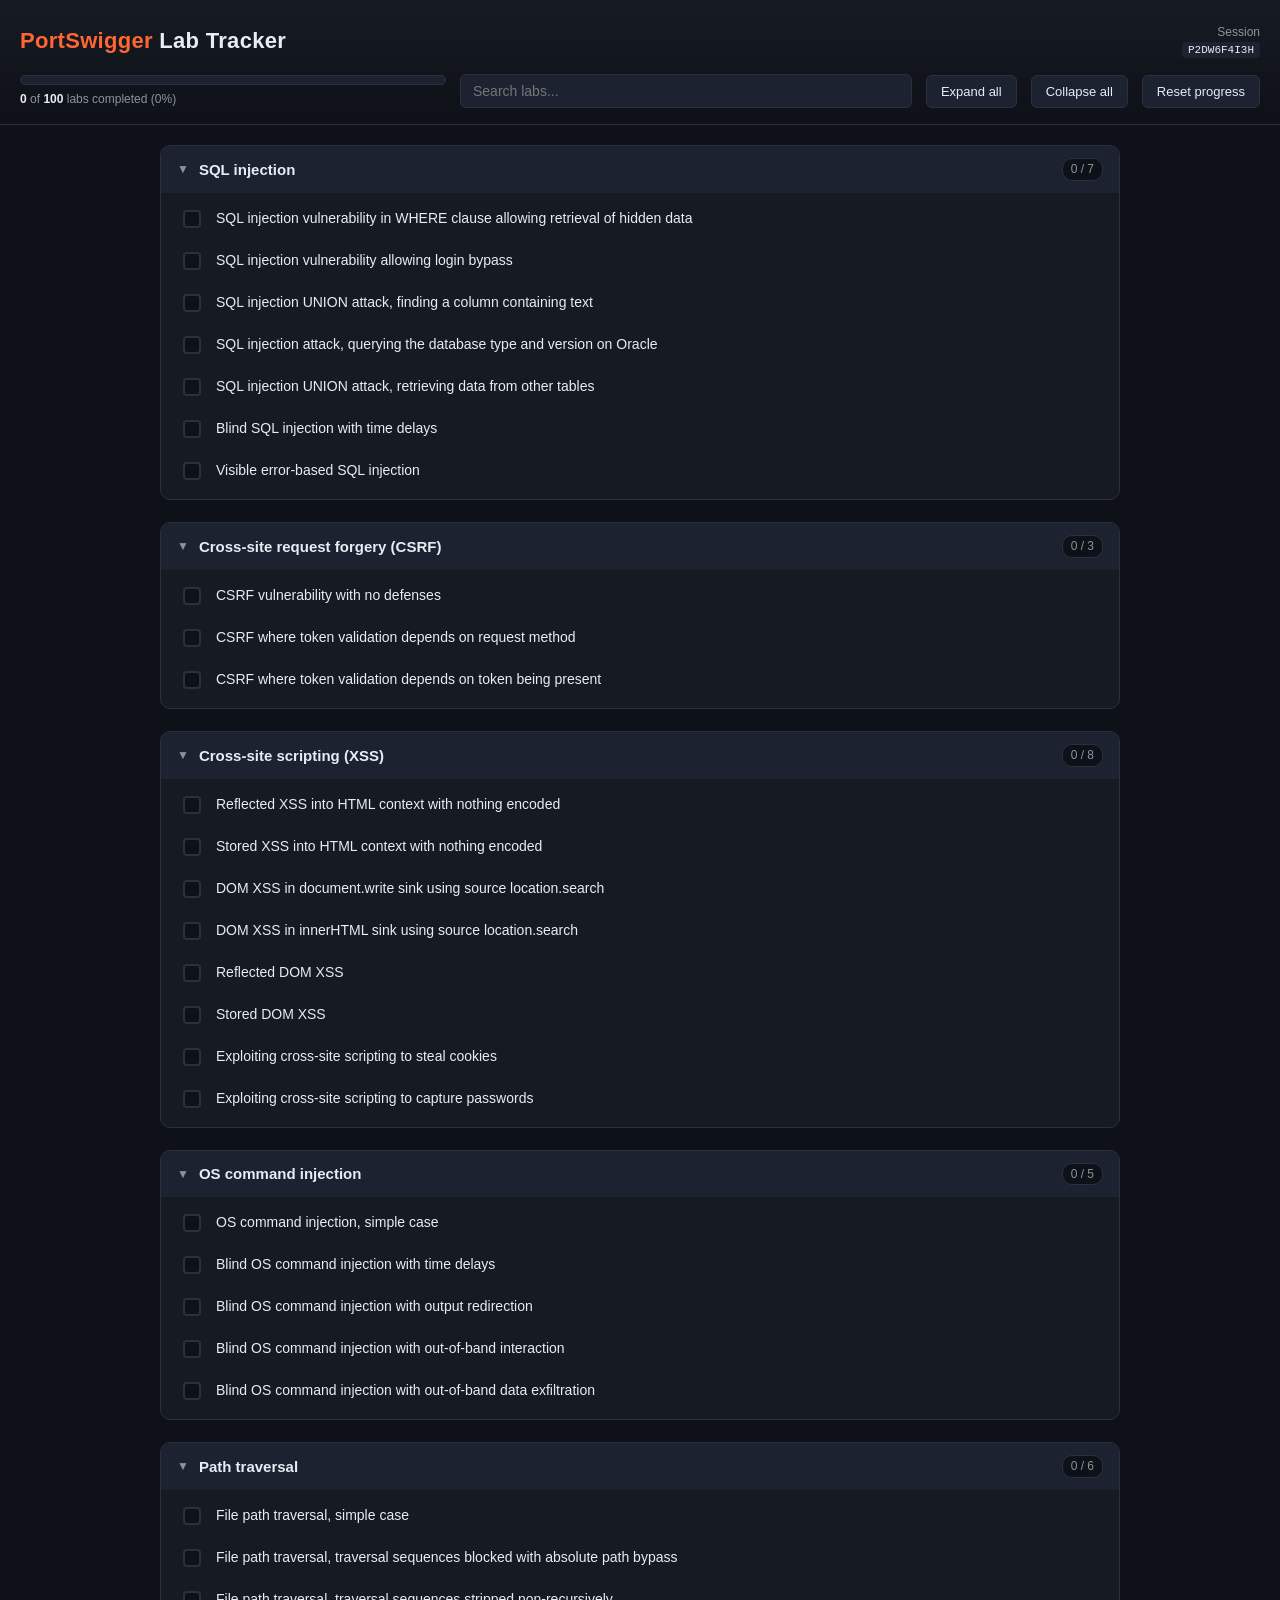
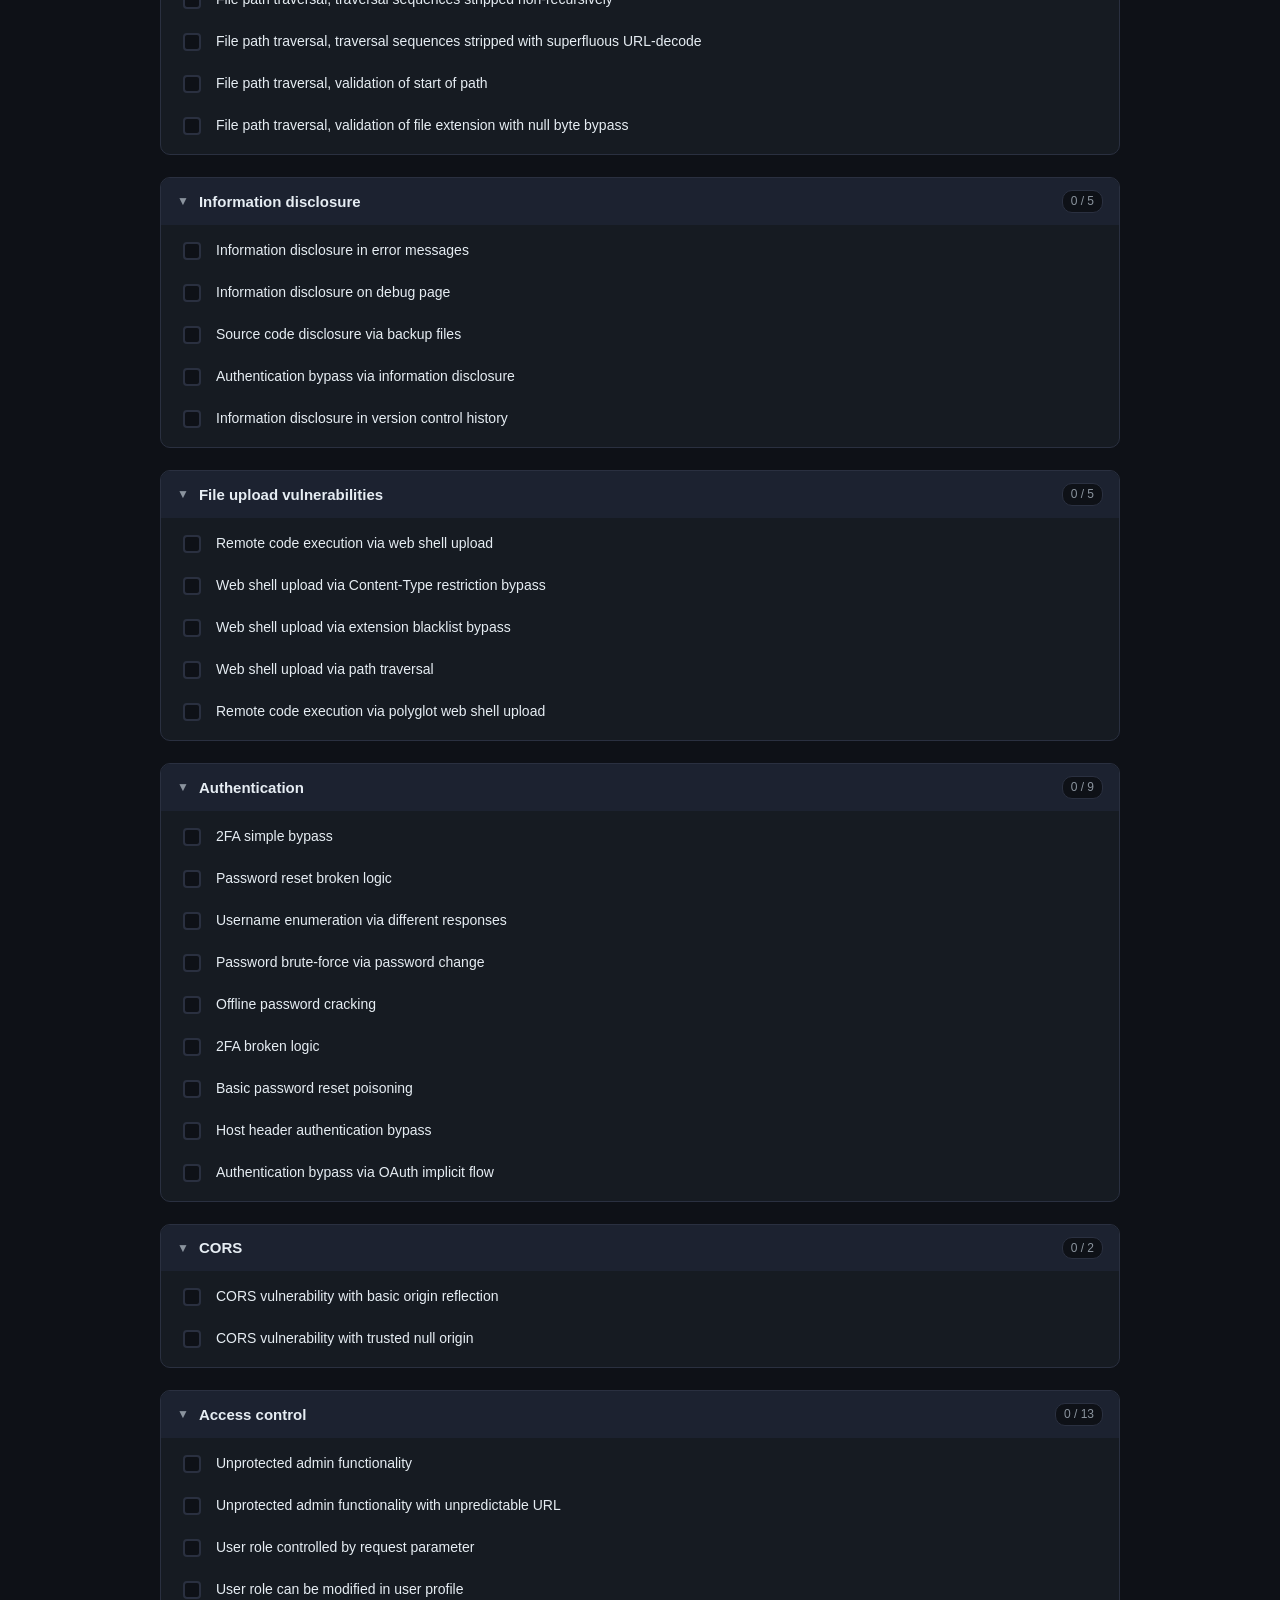
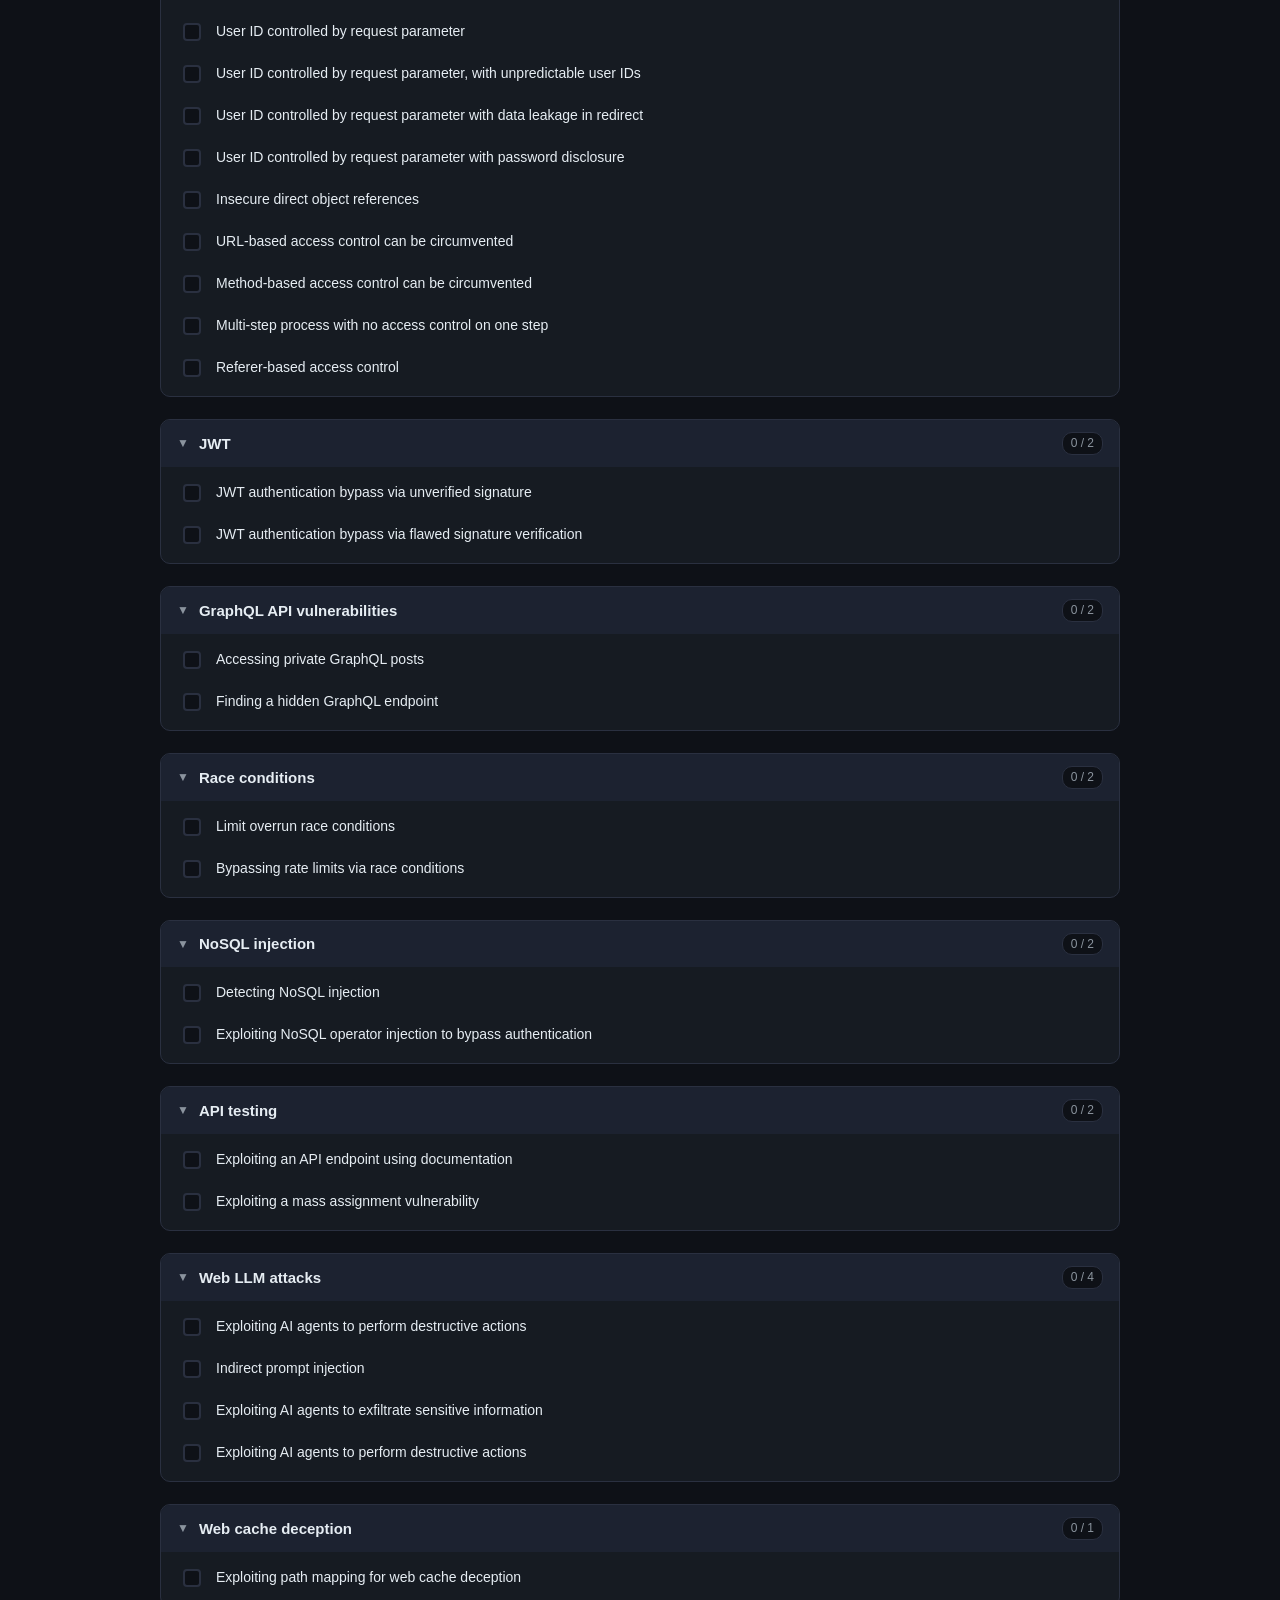
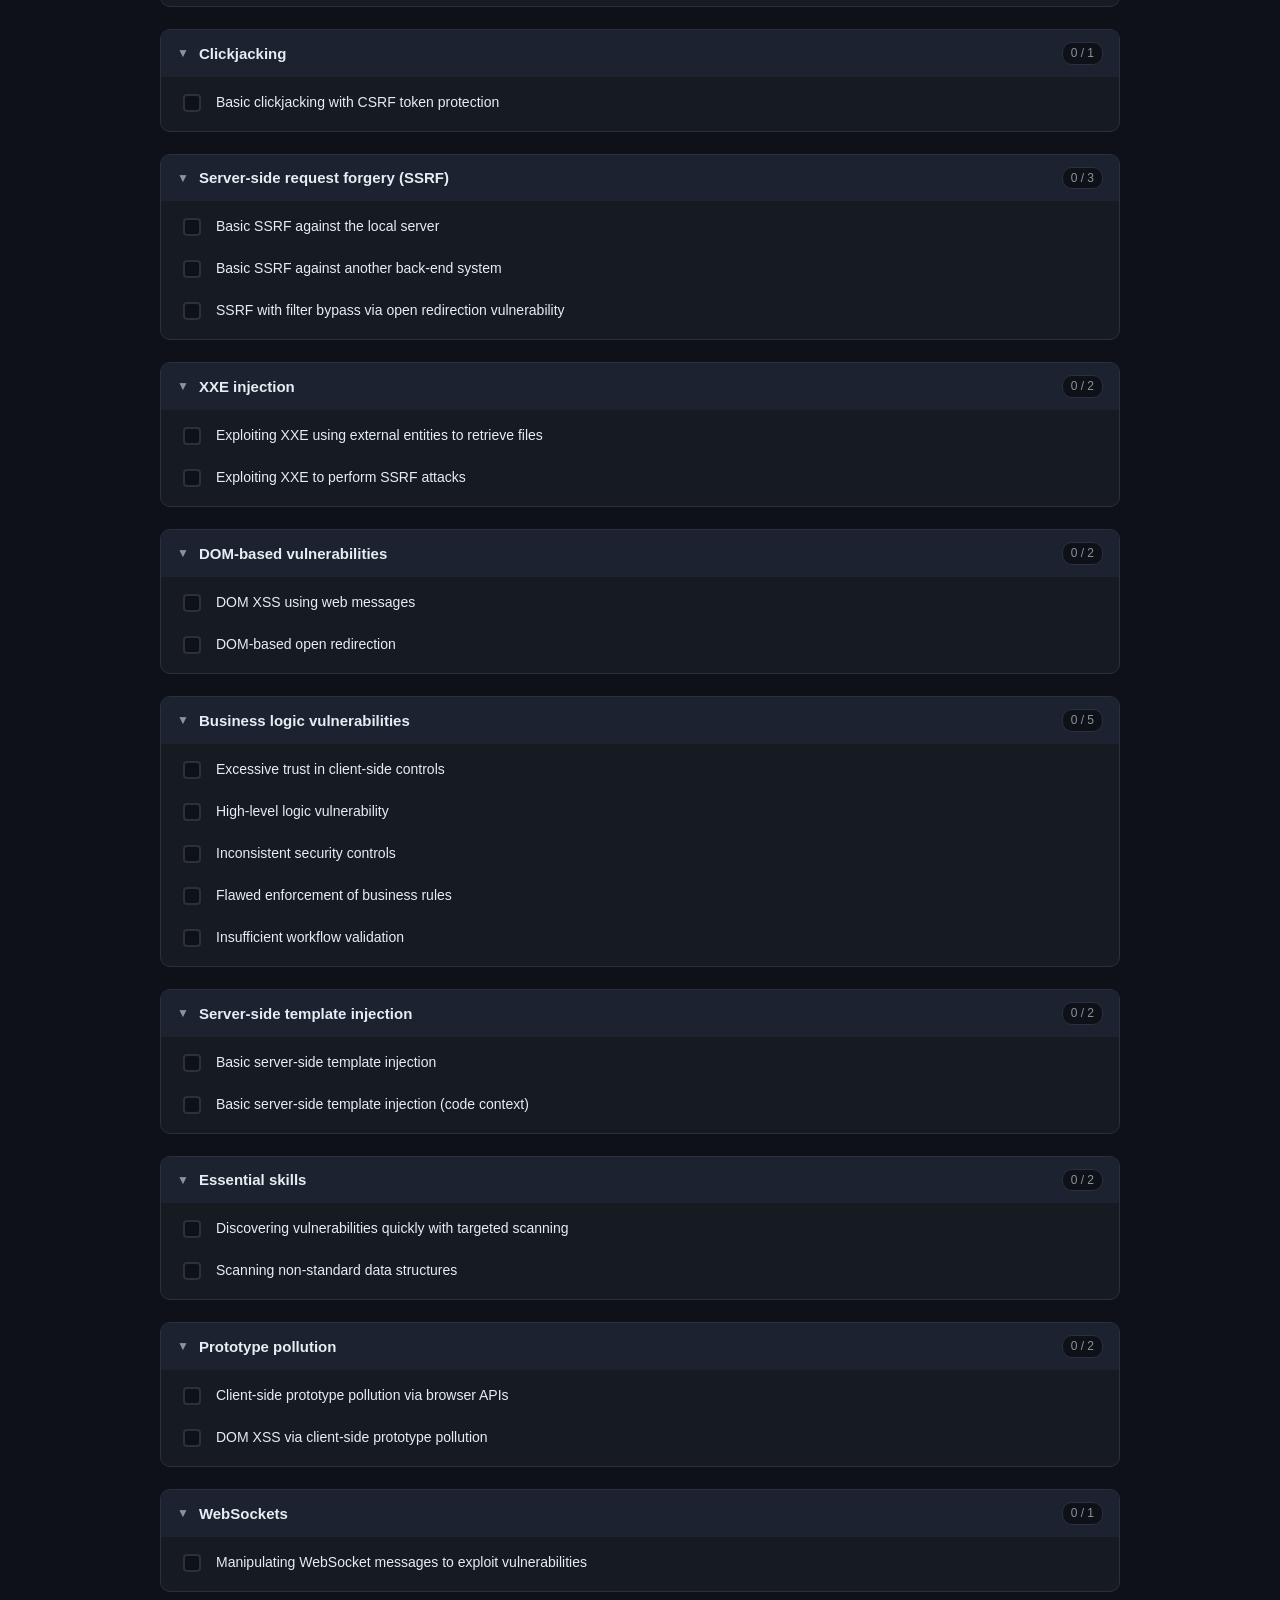
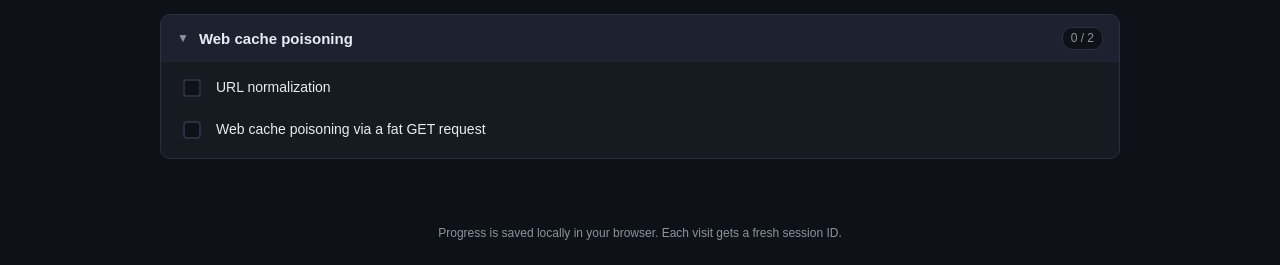
<file: lab-tracker.html>
<!DOCTYPE html>
<html lang="en">
<head>
<meta charset="UTF-8" />
<meta name="viewport" content="width=device-width, initial-scale=1.0" />
<title>PortSwigger Lab Tracker</title>
<style>
  :root {
    --bg: #0e1117;
    --panel: #161b22;
    --panel-2: #1c2230;
    --border: #2a3040;
    --text: #e6edf3;
    --muted: #8b949e;
    --accent: #ff6633;
    --accent-soft: #ff663322;
    --done: #2ea043;
    --done-soft: #2ea04322;
  }

  * { box-sizing: border-box; }

  body {
    margin: 0;
    font-family: -apple-system, BlinkMacSystemFont, "Segoe UI", Roboto, Helvetica, Arial, sans-serif;
    background: var(--bg);
    color: var(--text);
    line-height: 1.4;
  }

  header {
    padding: 24px 20px 16px;
    border-bottom: 1px solid var(--border);
    background: linear-gradient(180deg, #161b22, #0e1117);
    position: sticky;
    top: 0;
    z-index: 10;
    backdrop-filter: blur(6px);
  }

  .title-row {
    display: flex;
    align-items: center;
    gap: 12px;
    flex-wrap: wrap;
  }

  h1 {
    margin: 0;
    font-size: 22px;
    letter-spacing: 0.3px;
  }
  h1 span { color: var(--accent); }

  .session {
    font-size: 12px;
    color: var(--muted);
    margin-left: auto;
    text-align: right;
  }
  .session code {
    color: var(--text);
    background: var(--panel-2);
    padding: 2px 6px;
    border-radius: 4px;
    font-size: 11px;
  }

  .controls {
    display: flex;
    align-items: center;
    gap: 14px;
    margin-top: 16px;
    flex-wrap: wrap;
  }

  .progress-wrap {
    flex: 1;
    min-width: 200px;
  }
  .progress-bar {
    height: 10px;
    background: var(--panel-2);
    border-radius: 6px;
    overflow: hidden;
    border: 1px solid var(--border);
  }
  .progress-fill {
    height: 100%;
    width: 0%;
    background: linear-gradient(90deg, var(--accent), #ffb088);
    transition: width 0.35s ease;
  }
  .progress-label {
    font-size: 12px;
    color: var(--muted);
    margin-top: 6px;
  }
  .progress-label b { color: var(--text); }

  .search {
    flex: 1;
    min-width: 180px;
    background: var(--panel-2);
    border: 1px solid var(--border);
    color: var(--text);
    padding: 8px 12px;
    border-radius: 6px;
    font-size: 14px;
    outline: none;
  }
  .search:focus { border-color: var(--accent); }

  button {
    background: var(--panel-2);
    border: 1px solid var(--border);
    color: var(--text);
    padding: 8px 14px;
    border-radius: 6px;
    cursor: pointer;
    font-size: 13px;
    transition: background 0.15s, border-color 0.15s;
  }
  button:hover { border-color: var(--accent); background: var(--accent-soft); }

  main {
    max-width: 1000px;
    margin: 0 auto;
    padding: 20px;
  }

  .category {
    margin-bottom: 22px;
    background: var(--panel);
    border: 1px solid var(--border);
    border-radius: 10px;
    overflow: hidden;
  }

  .category-head {
    display: flex;
    align-items: center;
    gap: 10px;
    padding: 12px 16px;
    cursor: pointer;
    user-select: none;
    background: var(--panel-2);
  }
  .category-head:hover { background: #232a3a; }
  .category-head h2 {
    margin: 0;
    font-size: 15px;
    flex: 1;
  }
  .cat-count {
    font-size: 12px;
    color: var(--muted);
    background: var(--bg);
    padding: 2px 8px;
    border-radius: 10px;
    border: 1px solid var(--border);
  }
  .chevron { color: var(--muted); transition: transform 0.2s; font-size: 12px; }
  .category.collapsed .chevron { transform: rotate(-90deg); }
  .category.collapsed .lab-list { display: none; }

  .lab-list { list-style: none; margin: 0; padding: 6px; }

  .lab {
    display: flex;
    align-items: flex-start;
    gap: 12px;
    padding: 10px 12px;
    border-radius: 6px;
    cursor: pointer;
    transition: background 0.12s;
  }
  .lab:hover { background: var(--panel-2); }

  .lab input[type="checkbox"] {
    appearance: none;
    -webkit-appearance: none;
    width: 18px;
    height: 18px;
    min-width: 18px;
    margin-top: 1px;
    border: 2px solid var(--border);
    border-radius: 4px;
    cursor: pointer;
    position: relative;
    background: var(--bg);
    transition: background 0.15s, border-color 0.15s;
  }
  .lab input[type="checkbox"]:hover { border-color: var(--accent); }
  .lab input[type="checkbox"]:checked {
    background: var(--done);
    border-color: var(--done);
  }
  .lab input[type="checkbox"]:checked::after {
    content: "";
    position: absolute;
    left: 4px;
    top: 0px;
    width: 5px;
    height: 10px;
    border: solid #fff;
    border-width: 0 2px 2px 0;
    transform: rotate(45deg);
  }

  .lab-text { font-size: 14px; }
  .lab.done .lab-text { color: var(--muted); text-decoration: line-through; }

  .hidden { display: none !important; }

  footer {
    text-align: center;
    color: var(--muted);
    font-size: 12px;
    padding: 24px;
  }
</style>
</head>
<body>
<header>
  <div class="title-row">
    <h1><span>PortSwigger</span> Lab Tracker</h1>
    <div class="session">
      Session<br /><code id="sessionId">—</code>
    </div>
  </div>
  <div class="controls">
    <div class="progress-wrap">
      <div class="progress-bar"><div class="progress-fill" id="progressFill"></div></div>
      <div class="progress-label"><b id="doneCount">0</b> of <b id="totalCount">0</b> labs completed (<span id="progressPct">0</span>%)</div>
    </div>
    <input type="text" class="search" id="search" placeholder="Search labs..." />
    <button id="expandAll">Expand all</button>
    <button id="collapseAll">Collapse all</button>
    <button id="resetBtn">Reset progress</button>
  </div>
</header>

<main id="app"></main>

<footer>Progress is saved locally in your browser. Each visit gets a fresh session ID.</footer>

<script>
(function () {
  "use strict";

  // ---- Lab data, grouped by category ----------------------------------
  var DATA = [
    ["SQL injection", [
      "SQL injection vulnerability in WHERE clause allowing retrieval of hidden data",
      "SQL injection vulnerability allowing login bypass",
      "SQL injection UNION attack, finding a column containing text",
      "SQL injection attack, querying the database type and version on Oracle",
      "SQL injection UNION attack, retrieving data from other tables",
      "Blind SQL injection with time delays",
      "Visible error-based SQL injection"
    ]],
    ["Cross-site request forgery (CSRF)", [
      "CSRF vulnerability with no defenses",
      "CSRF where token validation depends on request method",
      "CSRF where token validation depends on token being present"
    ]],
    ["Cross-site scripting (XSS)", [
      "Reflected XSS into HTML context with nothing encoded",
      "Stored XSS into HTML context with nothing encoded",
      "DOM XSS in document.write sink using source location.search",
      "DOM XSS in innerHTML sink using source location.search",
      "Reflected DOM XSS",
      "Stored DOM XSS",
      "Exploiting cross-site scripting to steal cookies",
      "Exploiting cross-site scripting to capture passwords"
    ]],
    ["OS command injection", [
      "OS command injection, simple case",
      "Blind OS command injection with time delays",
      "Blind OS command injection with output redirection",
      "Blind OS command injection with out-of-band interaction",
      "Blind OS command injection with out-of-band data exfiltration"
    ]],
    ["Path traversal", [
      "File path traversal, simple case",
      "File path traversal, traversal sequences blocked with absolute path bypass",
      "File path traversal, traversal sequences stripped non-recursively",
      "File path traversal, traversal sequences stripped with superfluous URL-decode",
      "File path traversal, validation of start of path",
      "File path traversal, validation of file extension with null byte bypass"
    ]],
    ["Information disclosure", [
      "Information disclosure in error messages",
      "Information disclosure on debug page",
      "Source code disclosure via backup files",
      "Authentication bypass via information disclosure",
      "Information disclosure in version control history"
    ]],
    ["File upload vulnerabilities", [
      "Remote code execution via web shell upload",
      "Web shell upload via Content-Type restriction bypass",
      "Web shell upload via extension blacklist bypass",
      "Web shell upload via path traversal",
      "Remote code execution via polyglot web shell upload"
    ]],
    ["Authentication", [
      "2FA simple bypass",
      "Password reset broken logic",
      "Username enumeration via different responses",
      "Password brute-force via password change",
      "Offline password cracking",
      "2FA broken logic",
      "Basic password reset poisoning",
      "Host header authentication bypass",
      "Authentication bypass via OAuth implicit flow"
    ]],
    ["CORS", [
      "CORS vulnerability with basic origin reflection",
      "CORS vulnerability with trusted null origin"
    ]],
    ["Access control", [
      "Unprotected admin functionality",
      "Unprotected admin functionality with unpredictable URL",
      "User role controlled by request parameter",
      "User role can be modified in user profile",
      "User ID controlled by request parameter",
      "User ID controlled by request parameter, with unpredictable user IDs",
      "User ID controlled by request parameter with data leakage in redirect",
      "User ID controlled by request parameter with password disclosure",
      "Insecure direct object references",
      "URL-based access control can be circumvented",
      "Method-based access control can be circumvented",
      "Multi-step process with no access control on one step",
      "Referer-based access control"
    ]],
    ["JWT", [
      "JWT authentication bypass via unverified signature",
      "JWT authentication bypass via flawed signature verification"
    ]],
    ["GraphQL API vulnerabilities", [
      "Accessing private GraphQL posts",
      "Finding a hidden GraphQL endpoint"
    ]],
    ["Race conditions", [
      "Limit overrun race conditions",
      "Bypassing rate limits via race conditions"
    ]],
    ["NoSQL injection", [
      "Detecting NoSQL injection",
      "Exploiting NoSQL operator injection to bypass authentication"
    ]],
    ["API testing", [
      "Exploiting an API endpoint using documentation",
      "Exploiting a mass assignment vulnerability"
    ]],
    ["Web LLM attacks", [
      "Exploiting AI agents to perform destructive actions",
      "Indirect prompt injection",
      "Exploiting AI agents to exfiltrate sensitive information",
      "Exploiting AI agents to perform destructive actions"
    ]],
    ["Web cache deception", [
      "Exploiting path mapping for web cache deception"
    ]],
    ["Clickjacking", [
      "Basic clickjacking with CSRF token protection"
    ]],
    ["Server-side request forgery (SSRF)", [
      "Basic SSRF against the local server",
      "Basic SSRF against another back-end system",
      "SSRF with filter bypass via open redirection vulnerability"
    ]],
    ["XXE injection", [
      "Exploiting XXE using external entities to retrieve files",
      "Exploiting XXE to perform SSRF attacks"
    ]],
    ["DOM-based vulnerabilities", [
      "DOM XSS using web messages",
      "DOM-based open redirection"
    ]],
    ["Business logic vulnerabilities", [
      "Excessive trust in client-side controls",
      "High-level logic vulnerability",
      "Inconsistent security controls",
      "Flawed enforcement of business rules",
      "Insufficient workflow validation"
    ]],
    ["Server-side template injection", [
      "Basic server-side template injection",
      "Basic server-side template injection (code context)"
    ]],
    ["Essential skills", [
      "Discovering vulnerabilities quickly with targeted scanning",
      "Scanning non-standard data structures"
    ]],
    ["Prototype pollution", [
      "Client-side prototype pollution via browser APIs",
      "DOM XSS via client-side prototype pollution"
    ]],
    ["WebSockets", [
      "Manipulating WebSocket messages to exploit vulnerabilities"
    ]],
    ["Web cache poisoning", [
      "URL normalization",
      "Web cache poisoning via a fat GET request"
    ]]
  ];

  var STORAGE_KEY = "portswigger-lab-progress";

  // ---- Session: fresh per visit --------------------------------------
  function makeSessionId() {
    var rnd = Math.random().toString(36).slice(2, 8);
    var t = Date.now().toString(36).slice(-4);
    return (t + rnd).toUpperCase();
  }
  var sessionId = makeSessionId();
  document.getElementById("sessionId").textContent = sessionId;

  // ---- Persistence ----------------------------------------------------
  function loadProgress() {
    try {
      var raw = localStorage.getItem(STORAGE_KEY);
      return raw ? JSON.parse(raw) : {};
    } catch (e) {
      return {};
    }
  }
  function saveProgress(state) {
    try {
      localStorage.setItem(STORAGE_KEY, JSON.stringify(state));
    } catch (e) {
      /* storage unavailable */
    }
  }

  var progress = loadProgress();

  // Stable id for a lab (its full title is unique enough)
  function labId(title) {
    return title.toLowerCase().replace(/[^a-z0-9]+/g, "-").replace(/^-|-$/g, "");
  }

  // ---- Render ---------------------------------------------------------
  var app = document.getElementById("app");
  var totalLabs = 0;

  DATA.forEach(function (group, gi) {
    var catName = group[0];
    var labs = group[1];
    totalLabs += labs.length;

    var cat = document.createElement("section");
    cat.className = "category";

    var head = document.createElement("div");
    head.className = "category-head";
    head.innerHTML =
      '<span class="chevron">▼</span>' +
      '<h2></h2>' +
      '<span class="cat-count"></span>';
    head.querySelector("h2").textContent = catName;
    cat.appendChild(head);

    var list = document.createElement("ul");
    list.className = "lab-list";

    labs.forEach(function (title) {
      var id = labId(title);
      var li = document.createElement("li");
      li.className = "lab";
      li.dataset.id = id;
      li.dataset.search = title.toLowerCase();

      var cb = document.createElement("input");
      cb.type = "checkbox";
      cb.checked = !!progress[id];

      var span = document.createElement("span");
      span.className = "lab-text";
      span.textContent = title;

      li.appendChild(cb);
      li.appendChild(span);
      list.appendChild(li);

      if (cb.checked) li.classList.add("done");

      function toggle(newVal) {
        cb.checked = newVal;
        li.classList.toggle("done", newVal);
        if (newVal) progress[id] = true;
        else delete progress[id];
        saveProgress(progress);
        updateStats();
        updateCatCount(cat, list);
      }

      li.addEventListener("click", function (e) {
        if (e.target === cb) return; // checkbox handles itself
        toggle(!cb.checked);
      });
      cb.addEventListener("change", function () {
        toggle(cb.checked);
      });
    });

    cat.appendChild(list);
    head.addEventListener("click", function () {
      cat.classList.toggle("collapsed");
    });

    app.appendChild(cat);
    updateCatCount(cat, list);
  });

  document.getElementById("totalCount").textContent = totalLabs;

  // ---- Stats ----------------------------------------------------------
  function countDone() {
    return Object.keys(progress).length;
  }
  function updateStats() {
    var done = countDone();
    var pct = totalLabs ? Math.round((done / totalLabs) * 100) : 0;
    document.getElementById("doneCount").textContent = done;
    document.getElementById("progressPct").textContent = pct;
    document.getElementById("progressFill").style.width = pct + "%";
  }
  function updateCatCount(cat, list) {
    var labs = list.querySelectorAll(".lab");
    var done = list.querySelectorAll(".lab.done").length;
    cat.querySelector(".cat-count").textContent = done + " / " + labs.length;
  }
  updateStats();

  // ---- Search ---------------------------------------------------------
  document.getElementById("search").addEventListener("input", function (e) {
    var q = e.target.value.trim().toLowerCase();
    DATA.length; // noop
    document.querySelectorAll(".category").forEach(function (cat) {
      var anyVisible = false;
      cat.querySelectorAll(".lab").forEach(function (li) {
        var match = !q || li.dataset.search.indexOf(q) !== -1;
        li.classList.toggle("hidden", !match);
        if (match) anyVisible = true;
      });
      cat.classList.toggle("hidden", !anyVisible);
      if (q) cat.classList.remove("collapsed");
    });
  });

  // ---- Bulk controls --------------------------------------------------
  document.getElementById("expandAll").addEventListener("click", function () {
    document.querySelectorAll(".category").forEach(function (c) {
      c.classList.remove("collapsed");
    });
  });
  document.getElementById("collapseAll").addEventListener("click", function () {
    document.querySelectorAll(".category").forEach(function (c) {
      c.classList.add("collapsed");
    });
  });
  document.getElementById("resetBtn").addEventListener("click", function () {
    if (!confirm("Reset all lab progress? This clears your saved checkmarks.")) return;
    progress = {};
    saveProgress(progress);
    document.querySelectorAll(".lab").forEach(function (li) {
      li.classList.remove("done");
      var cb = li.querySelector("input");
      if (cb) cb.checked = false;
    });
    document.querySelectorAll(".category").forEach(function (cat) {
      updateCatCount(cat, cat.querySelector(".lab-list"));
    });
    updateStats();
  });
})();
</script>
<script defer src="https://static.cloudflareinsights.com/beacon.min.js/v4513226cdae34746b4dedf0b4dfa099e1781791509496" integrity="sha512-ZE9pZaUXND66v380QUtch/5sE9tPFh2zg45pR2PB0CVkCtOREv2AJKkSidISWkysEuQ0EH8faUU5du78bx87UQ==" data-cf-beacon='{"version":"2024.11.0","token":"2c876b178cc84e27b20267ecfa1e091d","r":1,"server_timing":{"name":{"cfCacheStatus":true,"cfEdge":true,"cfExtPri":true,"cfL4":true,"cfOrigin":true,"cfSpeedBrain":true},"location_startswith":null}}' crossorigin="anonymous"></script>
</body>
</html>
</file>
